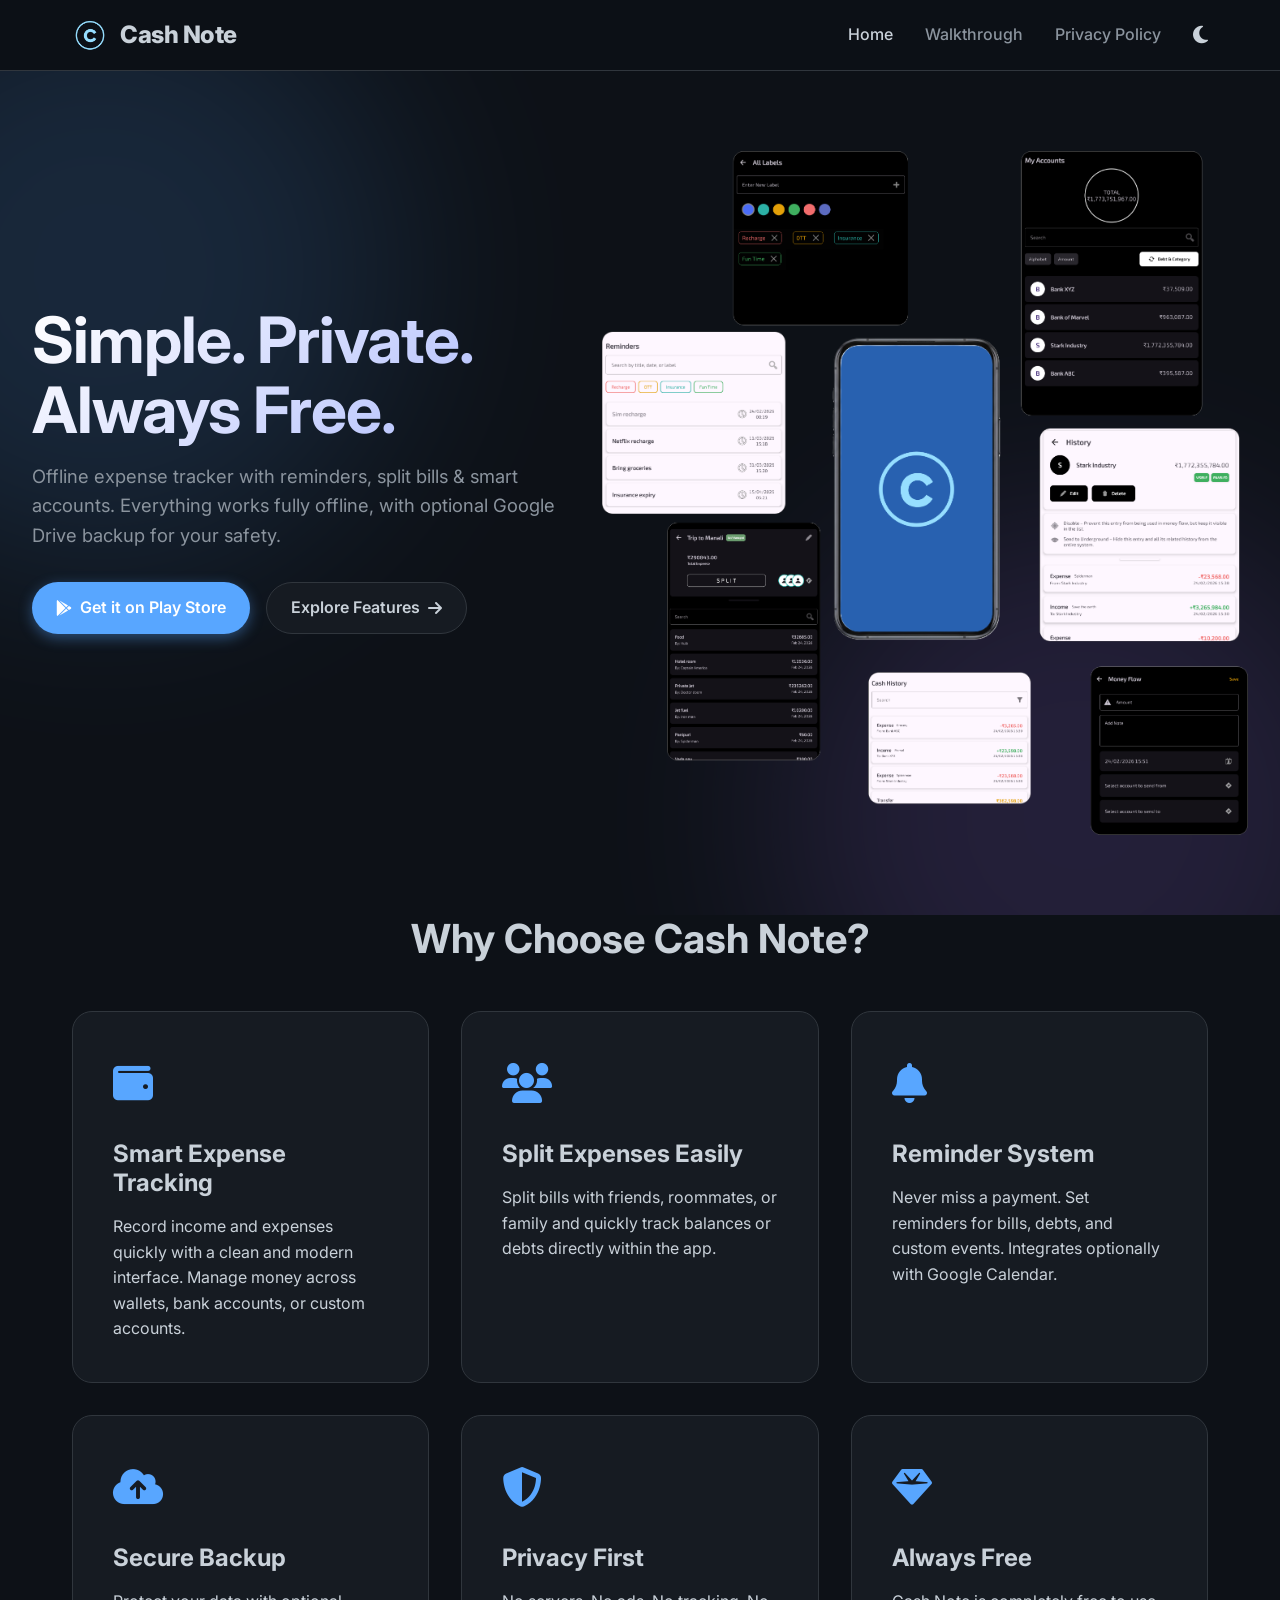
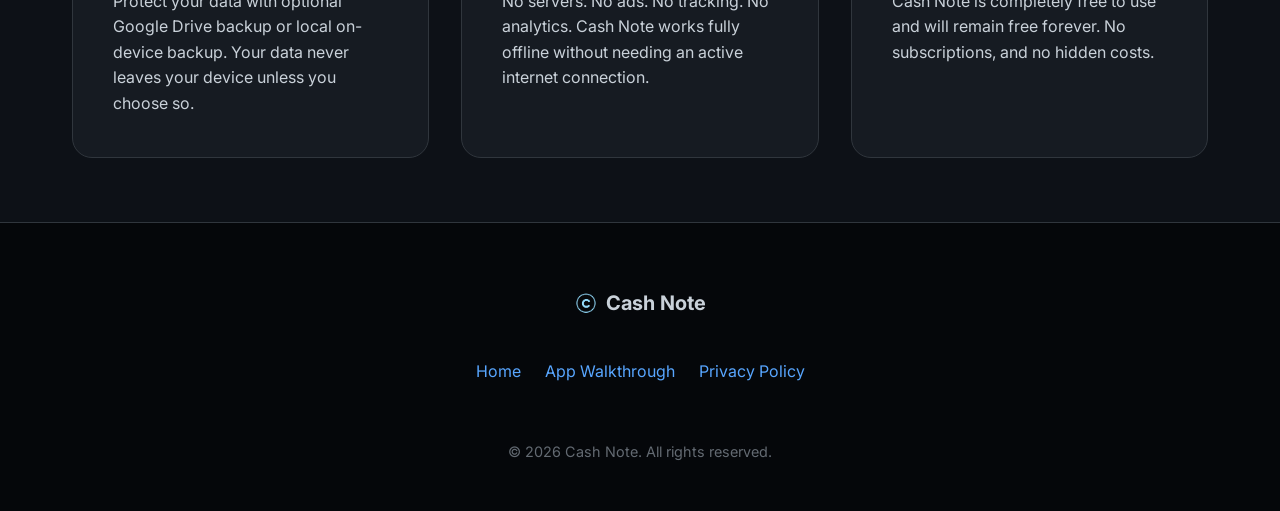
<file: index.html>
<!DOCTYPE html>
<html lang="en">
<head>
    <meta charset="UTF-8">
    <meta name="viewport" content="width=device-width, initial-scale=1.0">
    <meta name="google-site-verification" content="b7V1lx-WXmwfLnuUr9R2SB5rKxwhSHyQXj9GwBml-rw" />
    <title>Cash Note - Pocket Manager</title>
    <meta name="description" content="Offline expense tracker with reminders, split bills & smart accounts. Simple. Private. Always Free.">
    <!-- FontAwesome for Icons -->
    <link rel="stylesheet" href="https://cdnjs.cloudflare.com/ajax/libs/font-awesome/6.4.0/css/all.min.css">
    <!-- Google Fonts -->
    <link href="https://fonts.googleapis.com/css2?family=Inter:wght@400;500;600;700;800&display=swap" rel="stylesheet">
    <link rel="stylesheet" href="css/style.css">
    <!-- Favicon -->
    <link rel="icon" type="image/png" href="assets/fevicon.png">
</head>
<body>

    <header>
        <div class="nav-container">
            <a href="index.html" class="logo">
                <img src="assets/logo.png" alt="Cash Note Logo">
                Cash Note
            </a>
            
            <div class="nav-controls">
                <button class="mobile-menu-btn">
                    <i class="fa-solid fa-bars"></i>
                </button>
            </div>
            
            <nav class="nav-links">
                <a href="index.html" class="active">Home</a>
                <a href="walkthrough.html">Walkthrough</a>
                <a href="privacy.html">Privacy Policy</a>
                <button class="theme-toggle" aria-label="Toggle dark/light mode">
                    <i class="fa-solid fa-moon"></i>
                </button>
            </nav>
        </div>
    </header>

    <main>
        <!-- Hero Section -->
        <section class="hero">
            <div class="container hero-content">
                <div class="hero-text">
                    <h1>Simple. Private. Always Free.</h1>
                    <p>Offline expense tracker with reminders, split bills & smart accounts. Everything works fully offline, with optional Google Drive backup for your safety.</p>
                    
                    <div class="hero-buttons">
                        <a href="#" class="btn btn-primary"><i class="fa-brands fa-google-play"></i> Get it on Play Store</a>
                        <a href="walkthrough.html" class="btn btn-secondary">Explore Features <i class="fa-solid fa-arrow-right"></i></a>
                    </div>
                </div>
                
                <div class="hero-banner">
                    <!-- Using a custom landing image -->
                    <img src="assets/land.png" alt="Cash Note App Interface">
                </div>
            </div>
        </section>

        <!-- Features Grid -->
        <section class="container" id="features">
            <h2 style="text-align: center; margin-bottom: 3rem; font-size: 2.5rem;">Why Choose Cash Note?</h2>
            
            <div class="features-grid">
                <!-- Feature 1 -->
                <div class="feature-card">
                    <div class="feature-icon"><i class="fa-solid fa-wallet"></i></div>
                    <h3>Smart Expense Tracking</h3>
                    <p>Record income and expenses quickly with a clean and modern interface. Manage money across wallets, bank accounts, or custom accounts.</p>
                </div>
                
                <!-- Feature 2 -->
                <div class="feature-card">
                    <div class="feature-icon"><i class="fa-solid fa-users"></i></div>
                    <h3>Split Expenses Easily</h3>
                    <p>Split bills with friends, roommates, or family and quickly track balances or debts directly within the app.</p>
                </div>
                
                <!-- Feature 3 -->
                <div class="feature-card">
                    <div class="feature-icon"><i class="fa-solid fa-bell"></i></div>
                    <h3>Reminder System</h3>
                    <p>Never miss a payment. Set reminders for bills, debts, and custom events. Integrates optionally with Google Calendar.</p>
                </div>
                
                <!-- Feature 4 -->
                <div class="feature-card">
                    <div class="feature-icon"><i class="fa-solid fa-cloud-arrow-up"></i></div>
                    <h3>Secure Backup</h3>
                    <p>Protect your data with optional Google Drive backup or local on-device backup. Your data never leaves your device unless you choose so.</p>
                </div>
                
                <!-- Feature 5 -->
                <div class="feature-card">
                    <div class="feature-icon"><i class="fa-solid fa-shield-halved"></i></div>
                    <h3>Privacy First</h3>
                    <p>No servers. No ads. No tracking. No analytics. Cash Note works fully offline without needing an active internet connection.</p>
                </div>
                
                <!-- Feature 6 -->
                <div class="feature-card">
                    <div class="feature-icon"><i class="fa-solid fa-gem"></i></div>
                    <h3>Always Free</h3>
                    <p>Cash Note is completely free to use and will remain free forever. No subscriptions, and no hidden costs.</p>
                </div>
            </div>
        </section>
    </main>

    <footer>
        <div class="container footer-content">
            <div class="footer-logo">
                <img src="assets/logo.png" alt="Cash Note Logo">
                Cash Note
            </div>
            
            <div class="footer-links">
                <a href="index.html">Home</a>
                <a href="walkthrough.html">App Walkthrough</a>
                <a href="privacy.html">Privacy Policy</a>
            </div>
            
            <p class="copyright">&copy; 2026 Cash Note. All rights reserved.</p>
        </div>
    </footer>

    <script src="js/main.js"></script>
</body>
</html>
</file>
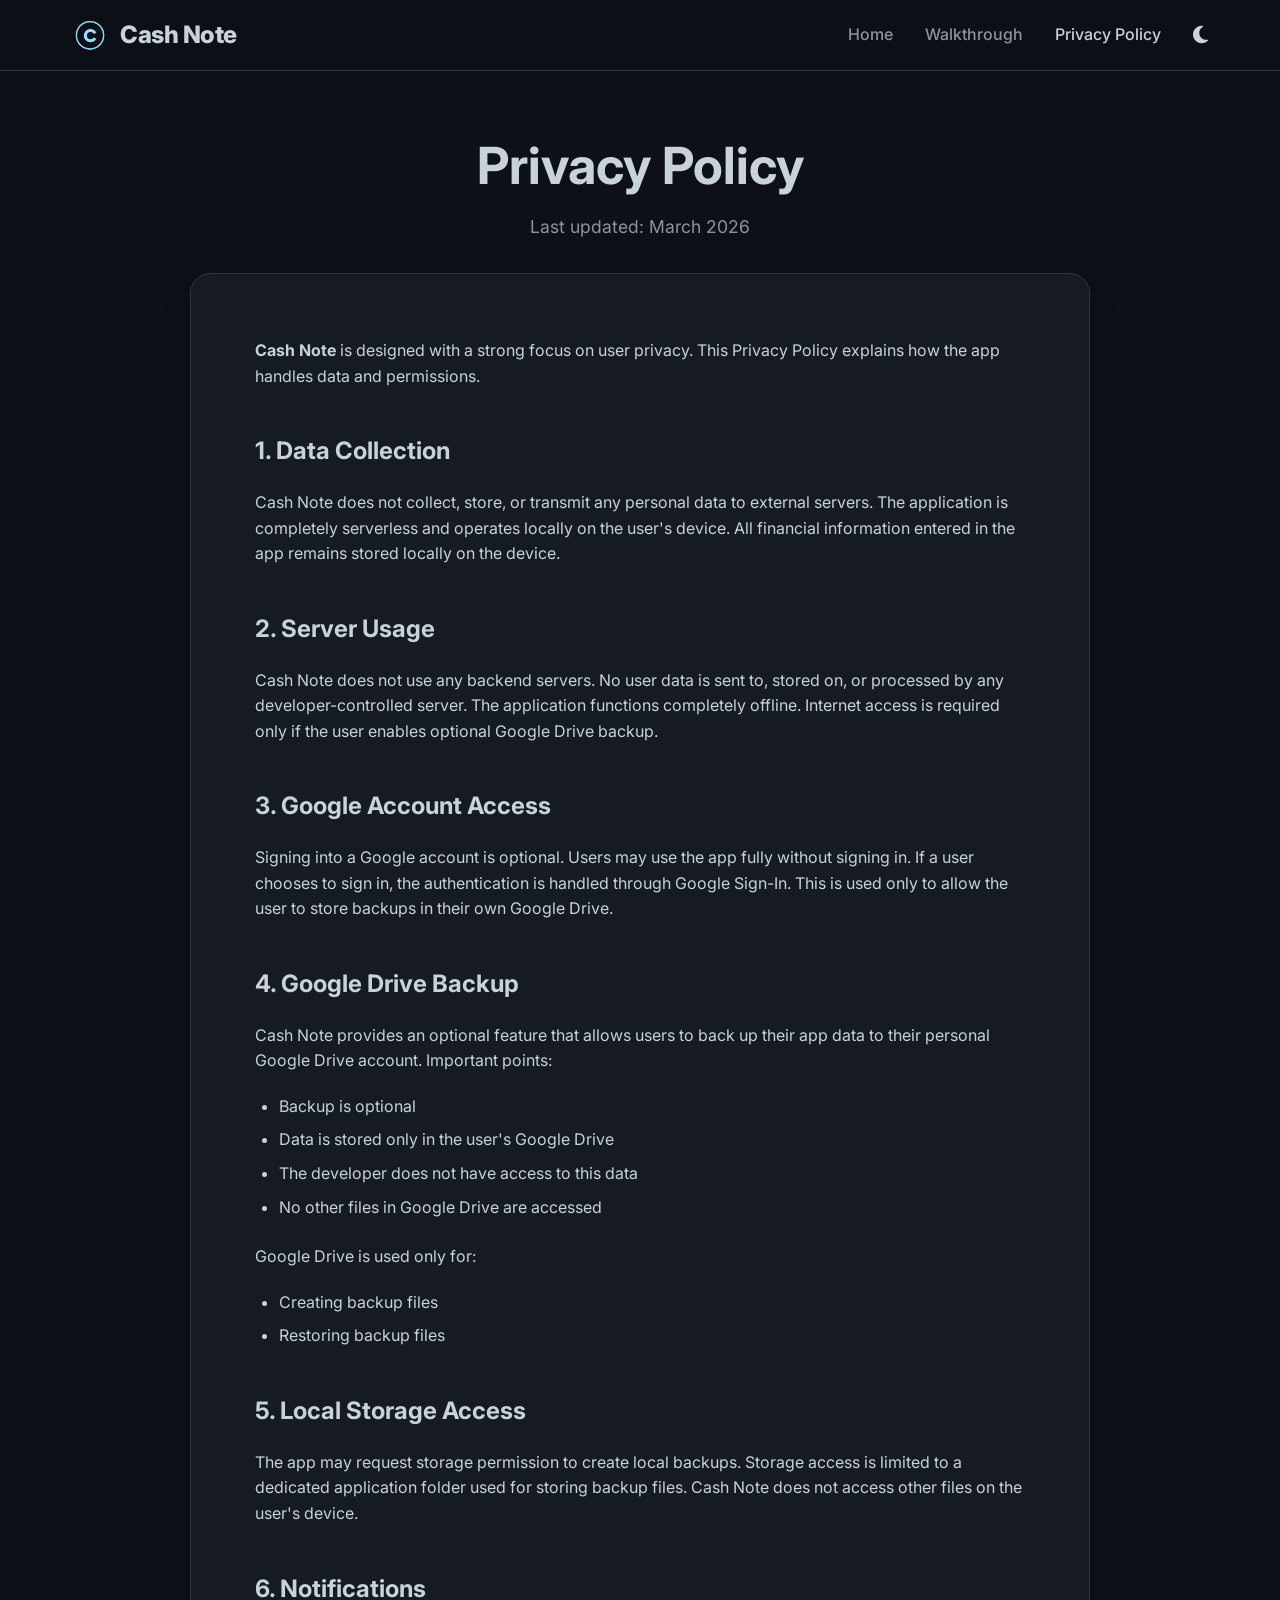
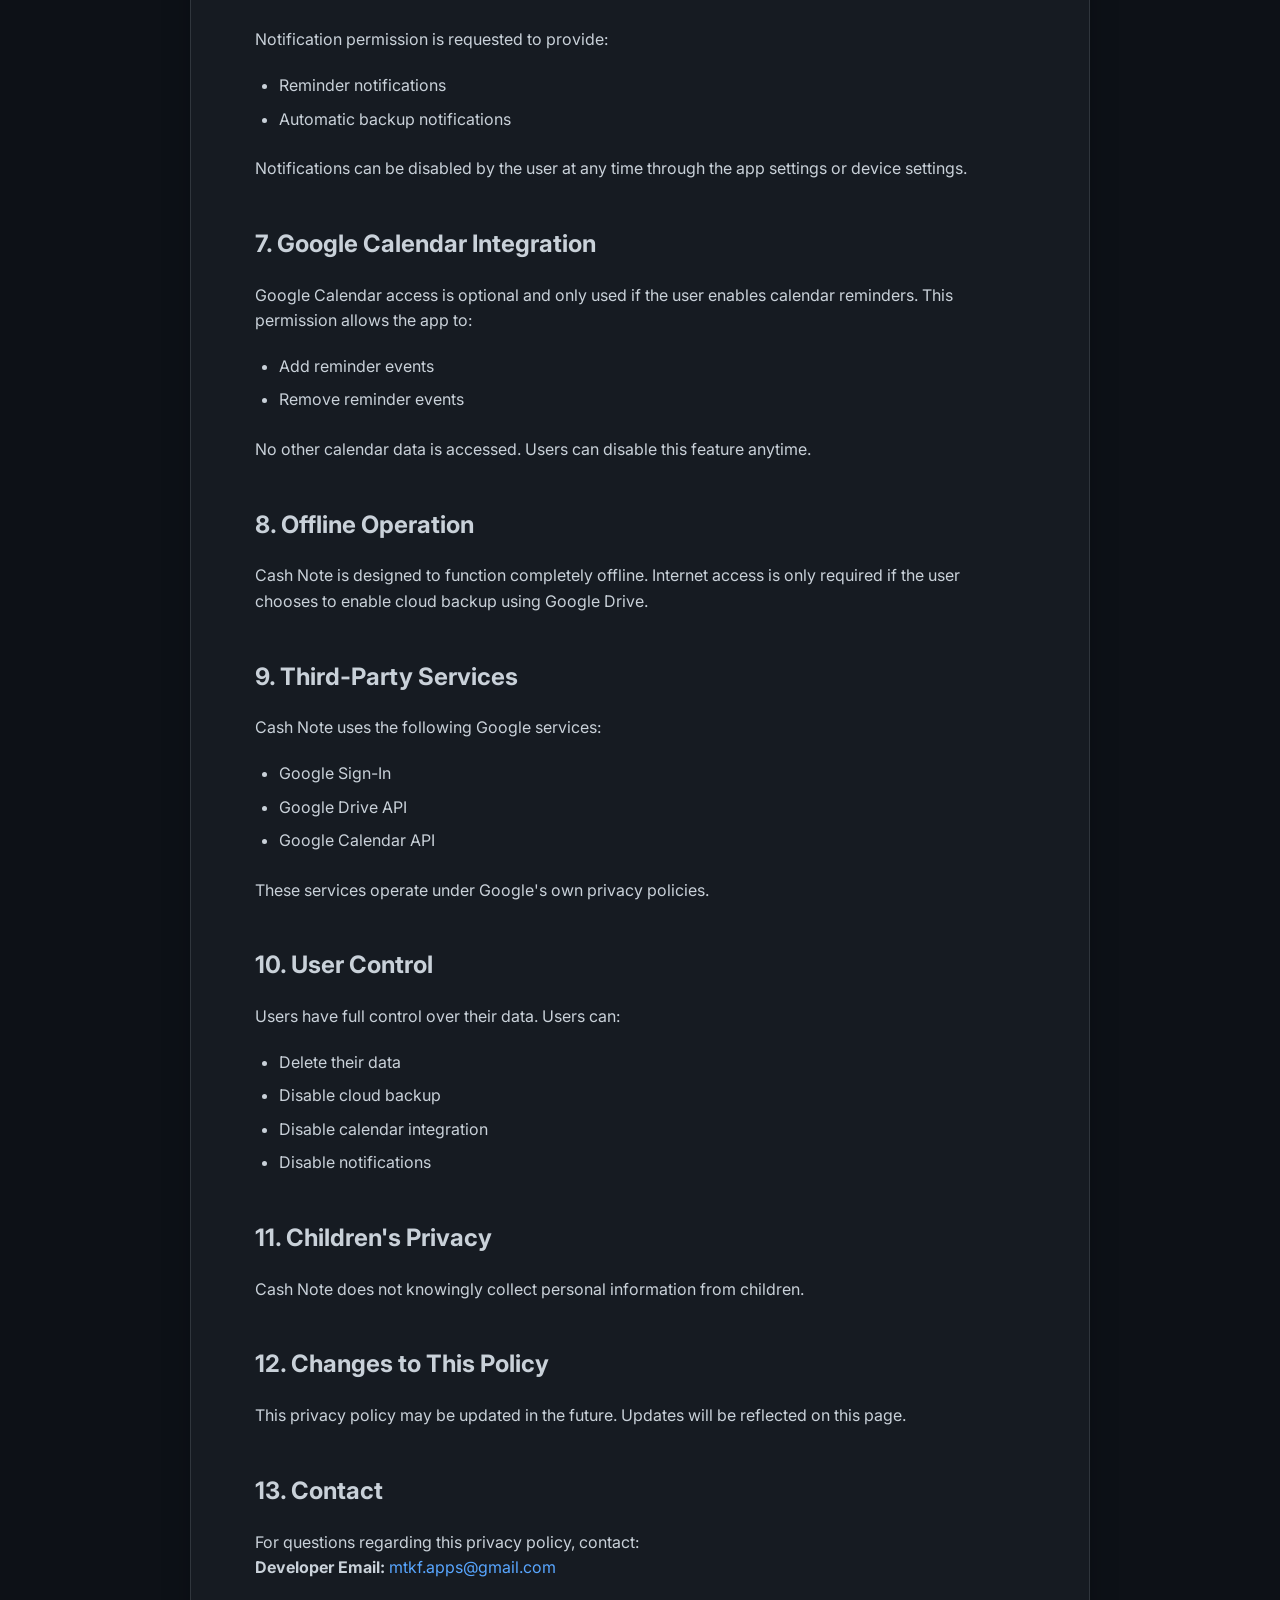
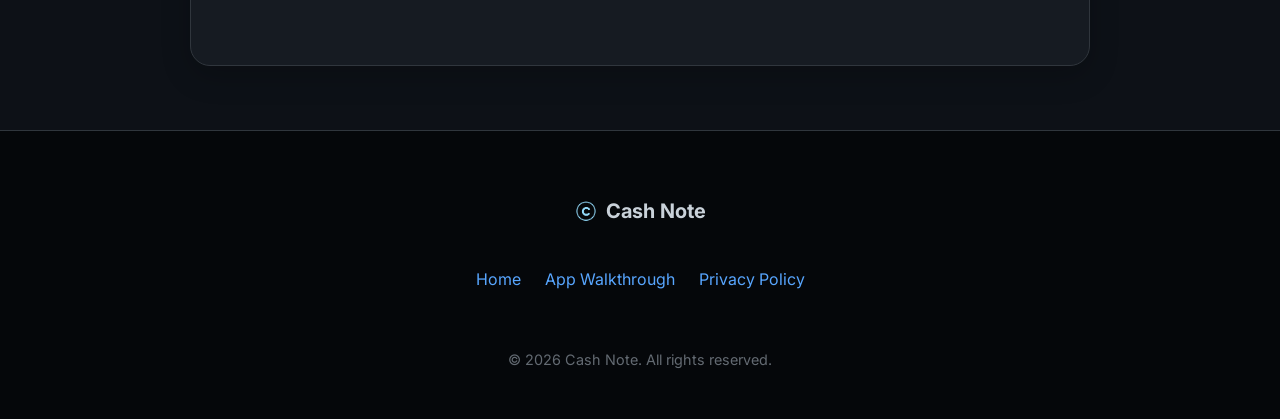
<file: privacy.html>
<!DOCTYPE html>
<html lang="en">
<head>
    <meta charset="UTF-8">
    <meta name="viewport" content="width=device-width, initial-scale=1.0">
    <title>Privacy Policy - Cash Note</title>
    <meta name="description" content="Privacy Policy for Cash Note app. Learn how we protect your data.">
    <!-- FontAwesome for Icons -->
    <link rel="stylesheet" href="https://cdnjs.cloudflare.com/ajax/libs/font-awesome/6.4.0/css/all.min.css">
    <!-- Google Fonts -->
    <link href="https://fonts.googleapis.com/css2?family=Inter:wght@400;500;600;700;800&display=swap" rel="stylesheet">
    <link rel="stylesheet" href="css/style.css">
    <!-- Favicon -->
    <link rel="icon" type="image/png" href="assets/fevicon.png">
</head>
<body>

    <header>
        <div class="nav-container">
            <a href="index.html" class="logo">
                <img src="assets/logo.png" alt="Cash Note Logo">
                Cash Note
            </a>
            
            <div class="nav-controls">
                <button class="mobile-menu-btn">
                    <i class="fa-solid fa-bars"></i>
                </button>
            </div>
            
            <nav class="nav-links">
                <a href="index.html">Home</a>
                <a href="walkthrough.html">Walkthrough</a>
                <a href="privacy.html" class="active">Privacy Policy</a>
                <button class="theme-toggle" aria-label="Toggle dark/light mode">
                    <i class="fa-solid fa-moon"></i>
                </button>
            </nav>
        </div>
    </header>

    <main>
        <section class="container">
            <div class="page-header">
                <h1>Privacy Policy</h1>
                <p style="color: var(--text-muted); font-size: 1.1rem;">Last updated: March 2026</p>
            </div>

            <div class="policy-content">
                <p><strong>Cash Note</strong> is designed with a strong focus on user privacy. This Privacy Policy explains how the app handles data and permissions.</p>

                <h2>1. Data Collection</h2>
                <p>Cash Note does not collect, store, or transmit any personal data to external servers. The application is completely serverless and operates locally on the user's device. All financial information entered in the app remains stored locally on the device.</p>

                <h2>2. Server Usage</h2>
                <p>Cash Note does not use any backend servers. No user data is sent to, stored on, or processed by any developer-controlled server. The application functions completely offline. Internet access is required only if the user enables optional Google Drive backup.</p>

                <h2>3. Google Account Access</h2>
                <p>Signing into a Google account is optional. Users may use the app fully without signing in. If a user chooses to sign in, the authentication is handled through Google Sign-In. This is used only to allow the user to store backups in their own Google Drive.</p>

                <h2>4. Google Drive Backup</h2>
                <p>Cash Note provides an optional feature that allows users to back up their app data to their personal Google Drive account. Important points:</p>
                <ul>
                    <li>Backup is optional</li>
                    <li>Data is stored only in the user's Google Drive</li>
                    <li>The developer does not have access to this data</li>
                    <li>No other files in Google Drive are accessed</li>
                </ul>
                <p>Google Drive is used only for:</p>
                <ul>
                    <li>Creating backup files</li>
                    <li>Restoring backup files</li>
                </ul>

                <h2>5. Local Storage Access</h2>
                <p>The app may request storage permission to create local backups. Storage access is limited to a dedicated application folder used for storing backup files. Cash Note does not access other files on the user's device.</p>

                <h2>6. Notifications</h2>
                <p>Notification permission is requested to provide:</p>
                <ul>
                    <li>Reminder notifications</li>
                    <li>Automatic backup notifications</li>
                </ul>
                <p>Notifications can be disabled by the user at any time through the app settings or device settings.</p>

                <h2>7. Google Calendar Integration</h2>
                <p>Google Calendar access is optional and only used if the user enables calendar reminders. This permission allows the app to:</p>
                <ul>
                    <li>Add reminder events</li>
                    <li>Remove reminder events</li>
                </ul>
                <p>No other calendar data is accessed. Users can disable this feature anytime.</p>

                <h2>8. Offline Operation</h2>
                <p>Cash Note is designed to function completely offline. Internet access is only required if the user chooses to enable cloud backup using Google Drive.</p>

                <h2>9. Third-Party Services</h2>
                <p>Cash Note uses the following Google services:</p>
                <ul>
                    <li>Google Sign-In</li>
                    <li>Google Drive API</li>
                    <li>Google Calendar API</li>
                </ul>
                <p>These services operate under Google's own privacy policies.</p>

                <h2>10. User Control</h2>
                <p>Users have full control over their data. Users can:</p>
                <ul>
                    <li>Delete their data</li>
                    <li>Disable cloud backup</li>
                    <li>Disable calendar integration</li>
                    <li>Disable notifications</li>
                </ul>

                <h2>11. Children's Privacy</h2>
                <p>Cash Note does not knowingly collect personal information from children.</p>

                <h2>12. Changes to This Policy</h2>
                <p>This privacy policy may be updated in the future. Updates will be reflected on this page.</p>

                <h2>13. Contact</h2>
                <p>For questions regarding this privacy policy, contact:<br>
                <strong>Developer Email:</strong> <a href="mailto:mtkf.apps@gmail.com">mtkf.apps@gmail.com</a></p>
            </div>
        </section>
    </main>

    <footer>
        <div class="container footer-content">
            <div class="footer-logo">
                <img src="assets/logo.png" alt="Cash Note Logo">
                Cash Note
            </div>
            
            <div class="footer-links">
                <a href="index.html">Home</a>
                <a href="walkthrough.html">App Walkthrough</a>
                <a href="privacy.html">Privacy Policy</a>
            </div>
            
            <p class="copyright">&copy; 2026 Cash Note. All rights reserved.</p>
        </div>
    </footer>

    <script src="js/main.js"></script>
</body>
</html>
</file>
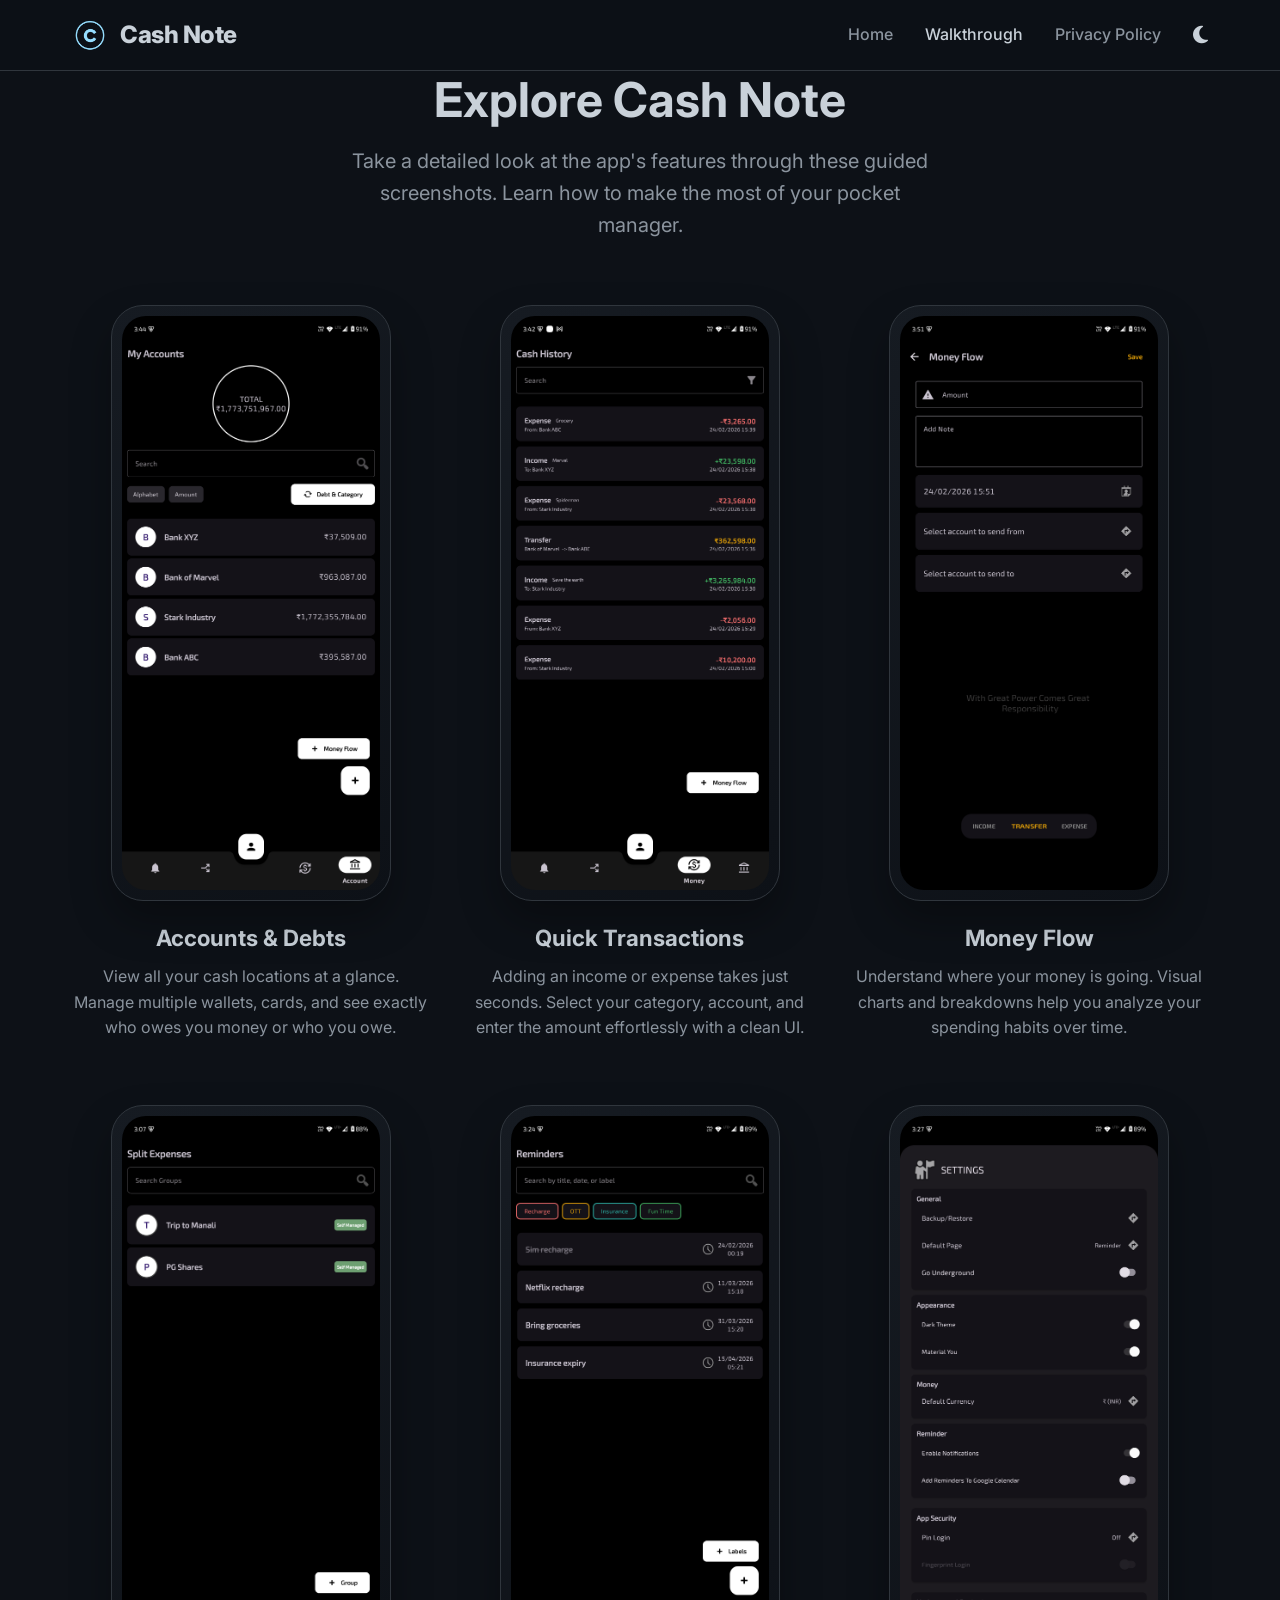
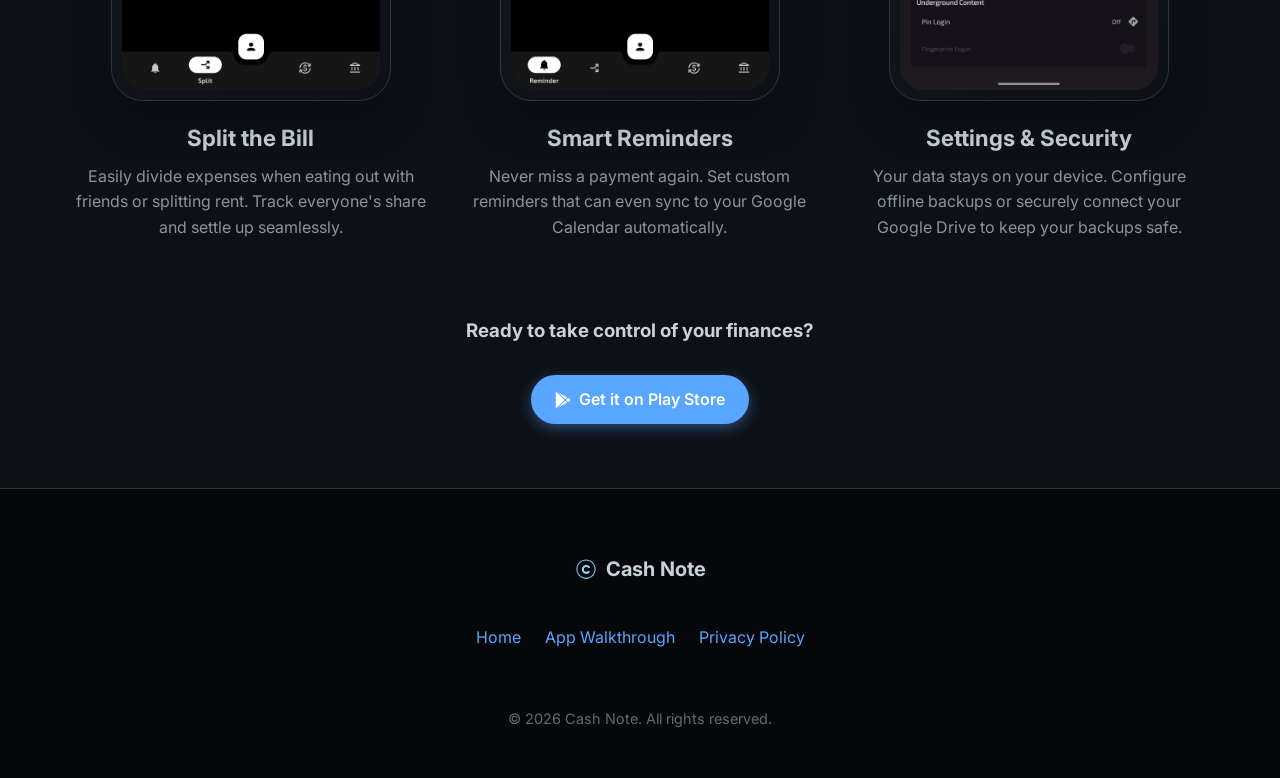
<file: walkthrough.html>
<!DOCTYPE html>
<html lang="en">
<head>
    <meta charset="UTF-8">
    <meta name="viewport" content="width=device-width, initial-scale=1.0">
    <title>App Walkthrough - Cash Note</title>
    <meta name="description" content="Take a tour of Cash Note. Learn how to manage accounts, split bills, and track your money effortlessly.">
    <!-- FontAwesome for Icons -->
    <link rel="stylesheet" href="https://cdnjs.cloudflare.com/ajax/libs/font-awesome/6.4.0/css/all.min.css">
    <!-- Google Fonts -->
    <link href="https://fonts.googleapis.com/css2?family=Inter:wght@400;500;600;700;800&display=swap" rel="stylesheet">
    <link rel="stylesheet" href="css/style.css">
    <!-- Favicon -->
    <link rel="icon" type="image/png" href="assets/fevicon.png">
</head>
<body>

    <header>
        <div class="nav-container">
            <a href="index.html" class="logo">
                <img src="assets/logo.png" alt="Cash Note Logo">
                Cash Note
            </a>
            
            <div class="nav-controls">
                <button class="mobile-menu-btn">
                    <i class="fa-solid fa-bars"></i>
                </button>
            </div>
            
            <nav class="nav-links">
                <a href="index.html">Home</a>
                <a href="walkthrough.html" class="active">Walkthrough</a>
                <a href="privacy.html">Privacy Policy</a>
                <button class="theme-toggle" aria-label="Toggle dark/light mode">
                    <i class="fa-solid fa-moon"></i>
                </button>
            </nav>
        </div>
    </header>

    <main>
        <section class="container">
            <div class="walkthrough-header">
                <h1 style="font-size: 3rem; margin-bottom: 1rem;">Explore Cash Note</h1>
                <p style="color: var(--text-muted); font-size: 1.25rem; max-width: 600px; margin: 0 auto;">
                    Take a detailed look at the app's features through these guided screenshots. Learn how to make the most of your pocket manager.
                </p>
            </div>

            <div class="walkthrough-grid">
                <!-- Step 1 -->
                <div class="step-card">
                    <div class="step-image-wrap">
                        <img src="assets/screenshots/Account & Debt Page/dark/1.png" alt="Account and Debt Dashboard" class="step-image">
                    </div>
                    <div class="step-info">
                        <h3>Accounts & Debts</h3>
                        <p>View all your cash locations at a glance. Manage multiple wallets, cards, and see exactly who owes you money or who you owe.</p>
                    </div>
                </div>

                <!-- Step 2 -->
                <div class="step-card">
                    <div class="step-image-wrap">
                        <img src="assets/screenshots/Transaction Page/dark/1.png" alt="Adding a Transaction" class="step-image">
                    </div>
                    <div class="step-info">
                        <h3>Quick Transactions</h3>
                        <p>Adding an income or expense takes just seconds. Select your category, account, and enter the amount effortlessly with a clean UI.</p>
                    </div>
                </div>

                <!-- Step 3 -->
                <div class="step-card">
                    <div class="step-image-wrap">
                        <img src="assets/screenshots/Money Flow Page/dark/1.png" alt="Money Flow Analytics" class="step-image">
                    </div>
                    <div class="step-info">
                        <h3>Money Flow</h3>
                        <p>Understand where your money is going. Visual charts and breakdowns help you analyze your spending habits over time.</p>
                    </div>
                </div>

                <!-- Step 4 -->
                <div class="step-card">
                    <div class="step-image-wrap">
                        <img src="assets/screenshots/Split Page/dark/1.png" alt="Splitting Bills" class="step-image">
                    </div>
                    <div class="step-info">
                        <h3>Split the Bill</h3>
                        <p>Easily divide expenses when eating out with friends or splitting rent. Track everyone's share and settle up seamlessly.</p>
                    </div>
                </div>

                <!-- Step 5 -->
                <div class="step-card">
                    <div class="step-image-wrap">
                        <img src="assets/screenshots/Reminder Page/dark/1.png" alt="Reminders System" class="step-image">
                    </div>
                    <div class="step-info">
                        <h3>Smart Reminders</h3>
                        <p>Never miss a payment again. Set custom reminders that can even sync to your Google Calendar automatically.</p>
                    </div>
                </div>

                <!-- Step 6 -->
                <div class="step-card">
                    <div class="step-image-wrap">
                        <img src="assets/screenshots/Settings & Backup/dark/1.png" alt="Settings and Backup" class="step-image">
                    </div>
                    <div class="step-info">
                        <h3>Settings & Security</h3>
                        <p>Your data stays on your device. Configure offline backups or securely connect your Google Drive to keep your backups safe.</p>
                    </div>
                </div>
            </div>
            
            <div style="text-align: center; margin-top: 5rem;">
                <h3 style="margin-bottom: 2rem;">Ready to take control of your finances?</h3>
                <a href="#" class="btn btn-primary"><i class="fa-brands fa-google-play"></i> Get it on Play Store</a>
            </div>
        </section>
    </main>

    <footer>
        <div class="container footer-content">
            <div class="footer-logo">
                <img src="assets/logo.png" alt="Cash Note Logo">
                Cash Note
            </div>
            
            <div class="footer-links">
                <a href="index.html">Home</a>
                <a href="walkthrough.html">App Walkthrough</a>
                <a href="privacy.html">Privacy Policy</a>
            </div>
            
            <p class="copyright">&copy; 2026 Cash Note. All rights reserved.</p>
        </div>
    </footer>

    <script src="js/main.js"></script>
</body>
</html>
</file>
<file: css/style.css>
:root {
  /* Dark Theme (Default) */
  --bg-color: #0d1117;
  --surface-color: #161b22;
  --surface-hover: #1f242c;
  --text-main: #c9d1d9;
  --text-muted: #8b949e;
  --accent-color: #58a6ff;
  --accent-hover: #79c0ff;
  --accent-glow: rgba(88, 166, 255, 0.4);
  --border-color: #30363d;
  --header-bg: rgba(13, 17, 23, 0.8);
  --hero-gradient: linear-gradient(135deg, #ffffff 0%, #a5b4fc 100%);
  --footer-bg: #05070a;
  
  --font-family: 'Inter', -apple-system, BlinkMacSystemFont, 'Segoe UI', Roboto, Helvetica, Arial, sans-serif;
  --radius-sm: 8px;
  --radius-md: 12px;
  --radius-lg: 20px;
  --radius-xl: 32px;
  
  --transition-fast: 0.15s ease;
  --transition-normal: 0.3s ease;
}

[data-theme="light"] {
  --bg-color: #f6f8fa;
  --surface-color: #ffffff;
  --surface-hover: #f3f4f6;
  --text-main: #24292f;
  --text-muted: #57606a;
  --accent-color: #0969da;
  --accent-hover: #0349b4;
  --accent-glow: rgba(9, 105, 218, 0.3);
  --border-color: #d0d7de;
  --header-bg: rgba(255, 255, 255, 0.9);
  --hero-gradient: linear-gradient(135deg, #24292f 0%, #0969da 100%);
  --footer-bg: #eaeef2;
}

* {
  box-sizing: border-box;
  margin: 0;
  padding: 0;
}

body {
  font-family: var(--font-family);
  background-color: var(--bg-color);
  color: var(--text-main);
  line-height: 1.6;
  -webkit-font-smoothing: antialiased;
}

/* Typography */
h1, h2, h3, h4, h5, h6 {
  color: var(--text-main);
  font-weight: 700;
  line-height: 1.2;
}

a {
  color: var(--accent-color);
  text-decoration: none;
  transition: color var(--transition-fast);
}

a:hover {
  color: var(--accent-hover);
}

/* Header & Nav */
header {
  position: sticky;
  top: 0;
  z-index: 100;
  background: var(--header-bg);
  backdrop-filter: blur(12px);
  -webkit-backdrop-filter: blur(12px);
  border-bottom: 1px solid var(--border-color);
}

.nav-container {
  max-width: 1200px;
  margin: 0 auto;
  padding: 1rem 2rem;
  display: flex;
  justify-content: space-between;
  align-items: center;
}

.logo {
  display: flex;
  align-items: center;
  gap: 0.75rem;
  font-size: 1.5rem;
  font-weight: 800;
  color: var(--text-main);
  letter-spacing: -0.5px;
}

.logo img {
  height: 36px;
  border-radius: 8px;
}

.nav-links {
  display: flex;
  gap: 2rem;
  align-items: center;
}

.nav-links a {
  color: var(--text-muted);
  font-weight: 500;
}

.nav-links a:hover,
.nav-links a.active {
  color: var(--text-main);
}

/* Layout */
.container {
  max-width: 1200px;
  margin: 0 auto;
  padding: 0 2rem;
}

section {
  padding: 5rem 0;
}

/* Buttons */
.btn {
  display: inline-flex;
  align-items: center;
  justify-content: center;
  gap: 0.5rem;
  padding: 0.75rem 1.5rem;
  border-radius: var(--radius-xl);
  font-weight: 600;
  cursor: pointer;
  transition: all var(--transition-fast);
  border: none;
  outline: none;
  text-decoration: none;
  font-size: 1rem;
}

.btn-primary {
  background-color: var(--accent-color);
  color: #ffffff;
  box-shadow: 0 4px 14px var(--accent-glow);
}

.btn-primary:hover {
  background-color: var(--accent-hover);
  transform: translateY(-2px);
  box-shadow: 0 6px 20px var(--accent-glow);
  color: #ffffff;
}

.btn-secondary {
  background-color: var(--surface-color);
  color: var(--text-main);
  border: 1px solid var(--border-color);
}

.btn-secondary:hover {
  background-color: var(--surface-hover);
  border-color: var(--text-main);
}

/* Hero Section */
.hero {
  min-height: calc(100vh - 73px);
  display: flex;
  align-items: center;
  text-align: center;
  position: relative;
  overflow: hidden;
}

/* Decorative Background Glows */
.hero::before, .hero::after {
  content: '';
  position: absolute;
  width: 600px;
  height: 600px;
  border-radius: 50%;
  filter: blur(100px);
  z-index: 1;
  opacity: 0.15;
}

.hero::before {
  background: var(--accent-color);
  top: -100px;
  left: -200px;
}

.hero::after {
  background: #a371f7;
  bottom: -200px;
  right: -100px;
}

.hero-content {
  max-width: 1400px; /* Increased from 1200px to spread closer to edges */
  width: 95%; /* Use percentage so it behaves smoothly but takes up more space */
  margin: 0 auto;
  position: relative;
  z-index: 2;
  padding: 0; /* Removed fixed 2rem side padding */
  display: flex;
  align-items: center;
  justify-content: space-between;
  gap: 2rem; /* Reduced gap slightly */
  text-align: left;
}

.hero-text {
  flex: 1;
}

.hero h1 {
  font-size: clamp(2.5rem, 5vw, 4rem);
  margin-bottom: 1rem;
  letter-spacing: -1px;
  background: var(--hero-gradient);
  -webkit-background-clip: text;
  background-clip: text;
  -webkit-text-fill-color: transparent;
  line-height: 1.1;
}

.hero p {
  font-size: 1.15rem;
  color: var(--text-muted);
  margin-bottom: 2rem;
  max-width: 550px;
  line-height: 1.6;
}

.hero-buttons {
  display: flex;
  gap: 1rem;
  justify-content: flex-start;
  margin-bottom: 3rem;
}

.hero-banner {
  flex: 1.2;
  display: flex;
  justify-content: center;
  align-items: center;
  width: 100%;
}

.hero-banner img {
  width: 100%; /* Make image fill its column completely */
  max-width: 1200px;
  height: auto;
}

/* Features Grid */
.features-grid {
  display: grid;
  grid-template-columns: repeat(auto-fit, minmax(300px, 1fr));
  gap: 2rem;
  margin-top: 3rem;
}

.feature-card {
  background: var(--surface-color);
  border: 1px solid var(--border-color);
  padding: 2.5rem;
  border-radius: var(--radius-lg);
  transition: transform var(--transition-normal), border-color var(--transition-normal);
  position: relative;
  overflow: hidden;
}

.feature-card:hover {
  transform: translateY(-5px);
  border-color: var(--text-muted);
}

.feature-icon {
  font-size: 2.5rem;
  color: var(--accent-color);
  margin-bottom: 1.5rem;
  display: inline-block;
}

.feature-card h3 {
  margin-bottom: 1rem;
  font-size: 1.5rem;
}

/* Walkthrough Section */
.walkthrough-header {
  text-align: center;
  margin-bottom: 4rem;
}

.walkthrough-grid {
  display: grid;
  grid-template-columns: repeat(auto-fit, minmax(280px, 1fr));
  gap: 4rem 2rem;
}

.step-card {
  display: flex;
  flex-direction: column;
  align-items: center;
  text-align: center;
}

.step-image-wrap {
  position: relative;
  margin-bottom: 1.5rem;
  width: 100%;
  max-width: 280px;
  border-radius: var(--radius-xl);
  padding: 10px;
  background: linear-gradient(145deg, var(--surface-color), #0d1117);
  border: 1px solid var(--border-color);
  box-shadow: 0 20px 40px rgba(0,0,0,0.3);
  transition: transform var(--transition-normal);
}

.step-image {
  width: 100%;
  border-radius: calc(var(--radius-xl) - 8px); /* Inner radius */
  display: block;
}

.step-card:hover .step-image-wrap {
  transform: scale(1.03) translateY(-10px);
  border-color: rgba(88, 166, 255, 0.3);
  box-shadow: 0 30px 60px rgba(0,0,0,0.5), 0 0 20px rgba(88, 166, 255, 0.1);
}

.step-info h3 {
  margin-bottom: 0.75rem;
  color: var(--text-main);
  font-size: 1.4rem;
}

.step-info p {
  color: var(--text-muted);
  font-size: 1rem;
}

/* Privacy Policy Layout */
.page-header {
  text-align: center;
  padding: 4rem 0 2rem;
}

.page-header h1 {
  font-size: clamp(2.5rem, 4vw, 3.5rem);
  margin-bottom: 1rem;
}

.policy-content {
  background: var(--surface-color);
  border: 1px solid var(--border-color);
  border-radius: var(--radius-lg);
  padding: 4rem;
  max-width: 900px;
  margin: 0 auto;
  box-shadow: 0 10px 30px rgba(0,0,0,0.2);
}

.policy-content h2 {
  margin-top: 3rem;
  margin-bottom: 1rem;
  color: var(--text-main);
  padding-bottom: 0.5rem;
  font-size: 1.5rem;
}

.policy-content h3 {
  margin-top: 2rem;
  margin-bottom: 0.5rem;
  font-size: 1.25rem;
}

.policy-content p {
  margin-bottom: 1.25rem;
}

.policy-content ul {
  margin-left: 1.5rem;
  margin-bottom: 1.5rem;
  color: var(--text-main);
}

.policy-content li {
  margin-bottom: 0.5rem;
}

.policy-content strong {
  color: var(--text-main);
}

/* Footer */
footer {
  background: var(--footer-bg);
  border-top: 1px solid var(--border-color);
  padding: 4rem 0 3rem;
  text-align: center;
  color: var(--text-muted);
  margin-top: 4rem;
}

.footer-content {
  display: flex;
  flex-direction: column;
  align-items: center;
  gap: 1.5rem;
}

.footer-logo {
  display: flex;
  align-items: center;
  gap: 0.5rem;
  font-weight: 700;
  color: var(--text-main);
  font-size: 1.25rem;
  margin-bottom: 1rem;
}

.footer-logo img {
  height: 24px;
}

.footer-links {
  display: flex;
  flex-wrap: wrap;
  gap: 1.5rem;
  justify-content: center;
}

.copyright {
  margin-top: 2rem;
  font-size: 0.9rem;
  opacity: 0.7;
}

.nav-controls {
  display: flex;
  align-items: center;
  gap: 1rem;
}

.theme-toggle {
  background: none;
  border: none;
  color: var(--text-main);
  font-size: 1.25rem;
  cursor: pointer;
  display: flex;
  align-items: center;
  justify-content: center;
  transition: color var(--transition-fast);
}

.theme-toggle:hover {
  color: var(--accent-color);
}

/* Mobile Menu Toggle */
.mobile-menu-btn {
  display: none;
  background: none;
  border: none;
  color: var(--text-main);
  font-size: 1.5rem;
  cursor: pointer;
}

/* Responsive */
@media (max-width: 768px) {
  .nav-links {
    display: none;
    position: absolute;
    top: 100%;
    left: 0;
    width: 100%;
    background: var(--surface-color);
    flex-direction: column;
    padding: 1.5rem;
    gap: 1.5rem;
    border-bottom: 1px solid var(--border-color);
  }

  .nav-links.active {
    display: flex;
  }
  
  .mobile-menu-btn {
    display: block;
  }

  .hero-content {
    flex-direction: column;
    text-align: center;
    padding: 2rem 1rem;
    gap: 1.5rem;
  }

  .hero p {
    margin-left: auto;
    margin-right: auto;
  }

  .hero h1 {
    font-size: 2.5rem;
  }
  
  .hero-buttons {
    flex-direction: column;
    padding: 0;
  }

  .hero-buttons .btn {
    width: 100%;
    justify-content: center;
  }
  
  .policy-content {
    padding: 2.5rem 1.5rem;
  }
  
}
</file>
